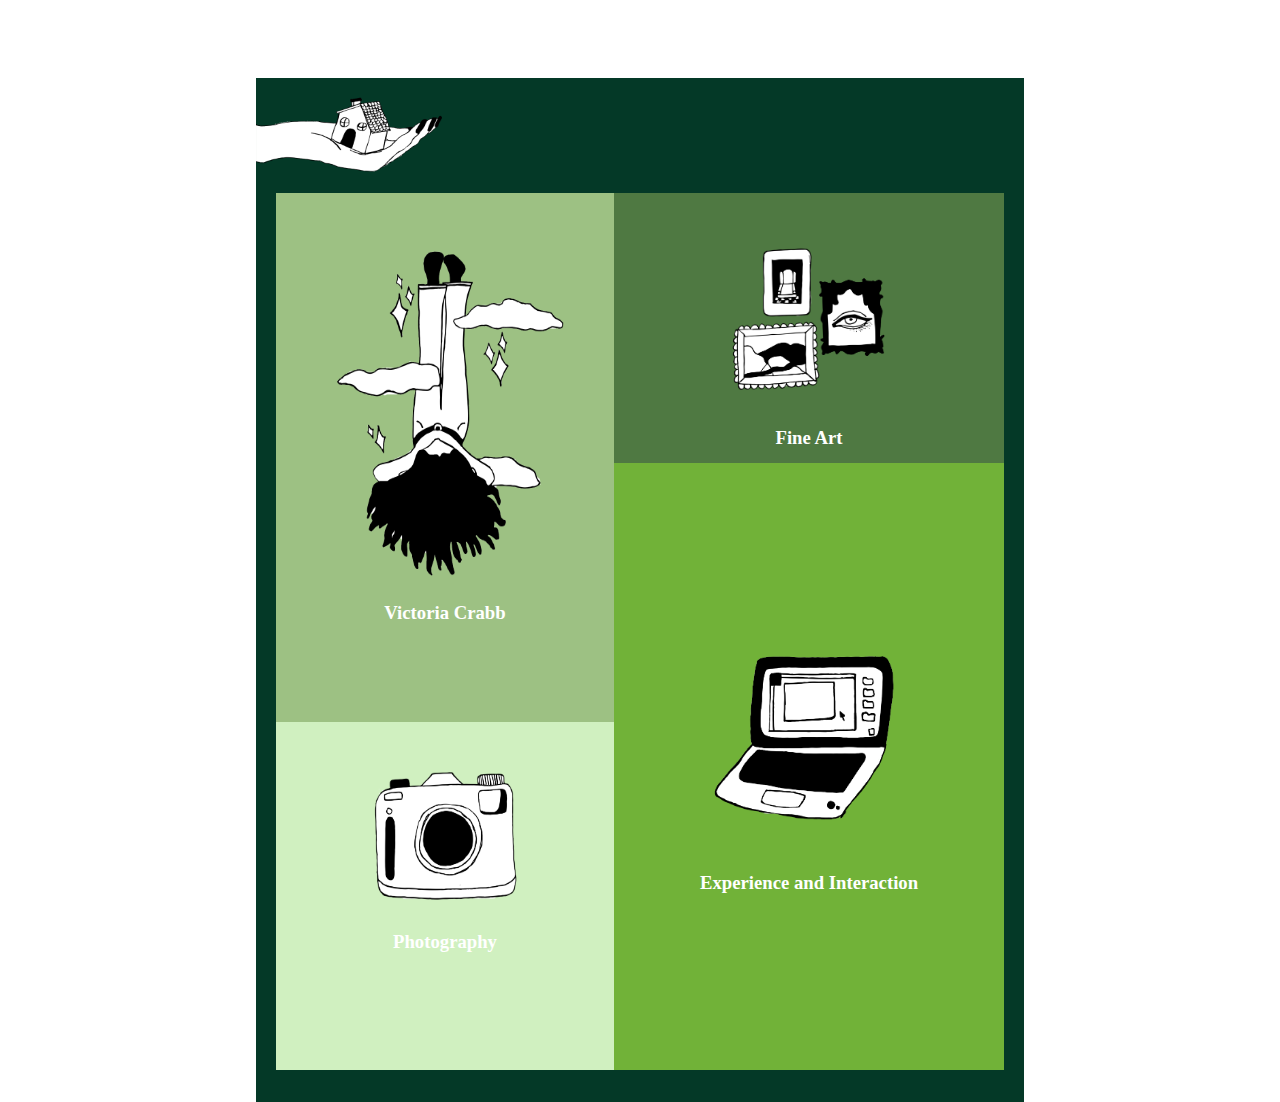
<file: index.html>
<!DOCTYPE html>
<html>
<head>
	<meta charset="utf-8">
	<title>Victoria Crabb</title>
	<link href="index.css" rel="stylesheet" type="text/css">
</head>

<body>
	<div class="container">
		<div class="menu">
			<img src="hand.png" alt="home icon" width="200px" height="100px">
		</div>
		<div id="box1">
			<img src="victoriastars.png" alt="victoria icon"  width="275px" height="350px" class="center">
			<h3>Victoria Crabb</h3>
			</div>

		<div id="box2">
			<img src="pictureframe.png" alt="fine art icon" width="200px" height="175px" class="center">
			<h3>Fine Art</h3>
			</div>
		<div id="box3">
				<a href="victoriamenu1.html">
				<img src="computer.png" alt="computer icon" width="300px" height="250px" class="center2">
				</a>
				<h3>Experience and Interaction</h3>
			</div>
		<div id="box4">
				<img src="camera.png" alt="camera icon" width="175px" height="150px" class="center">
			<h3>Photography</h3>
		</div>

		

	</div>	

</body>
</html>
</file>
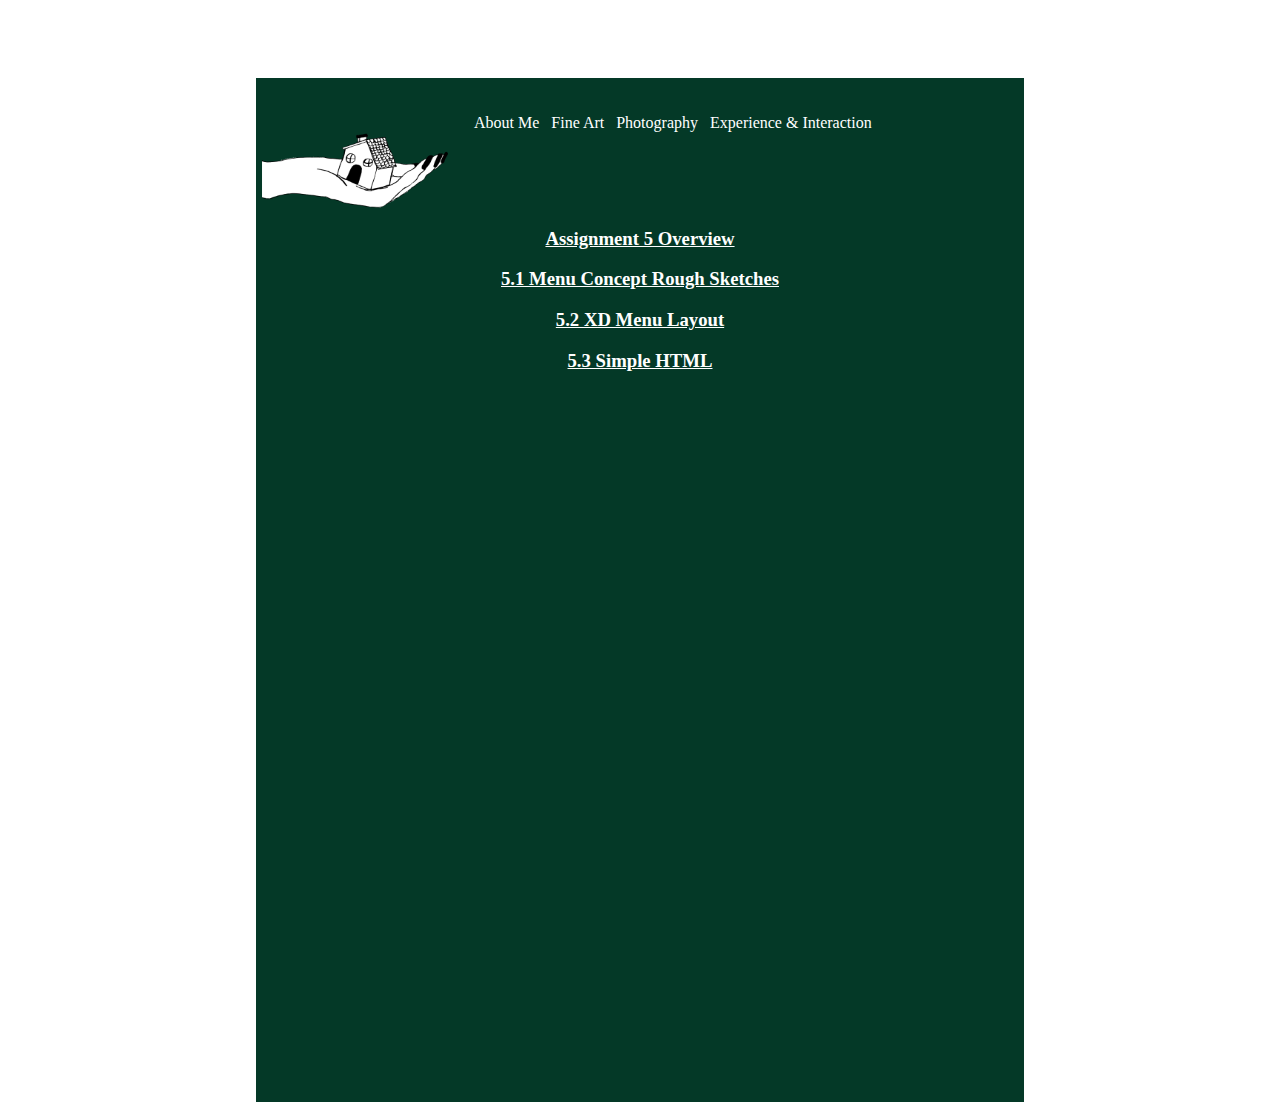
<file: assignment5.html>
<!DOCTYPE html>
<html>
<head>
	<meta charset="utf-8">
	<title>Assignment 5</title>
	<link href="assignment5.css" rel="stylesheet" type="text/css">
</head>

<body>
	<div class="container">
		<div class="menu">
			<ul>
				<li><a href="index.html"><img src="hand.png" alt="home icon" width="200px" height="100px"></a></li>
				<li> About Me </li>
				<li>Fine Art</li>
				<li>Photography</li>
				<a href="victoriamenu1.html"><li>Experience & Interaction</li></a>
			</ul>
		</div>
		<a href="assignment5.pdf"><h3>Assignment 5 Overview</h3></a>
		<a href="menusketches.pdf"><h3>5.1 Menu Concept Rough Sketches</h3></a>
		<a href="https://xd.adobe.com/view/473e8762-7fb1-423e-91dc-454f3f48ee4a-126d/"><h3> 5.2 XD Menu Layout</h3></a>
		<a href="simplehtml.pdf"><h3>5.3 Simple HTML</h3>
</div>	
</body>
</html>
</file>
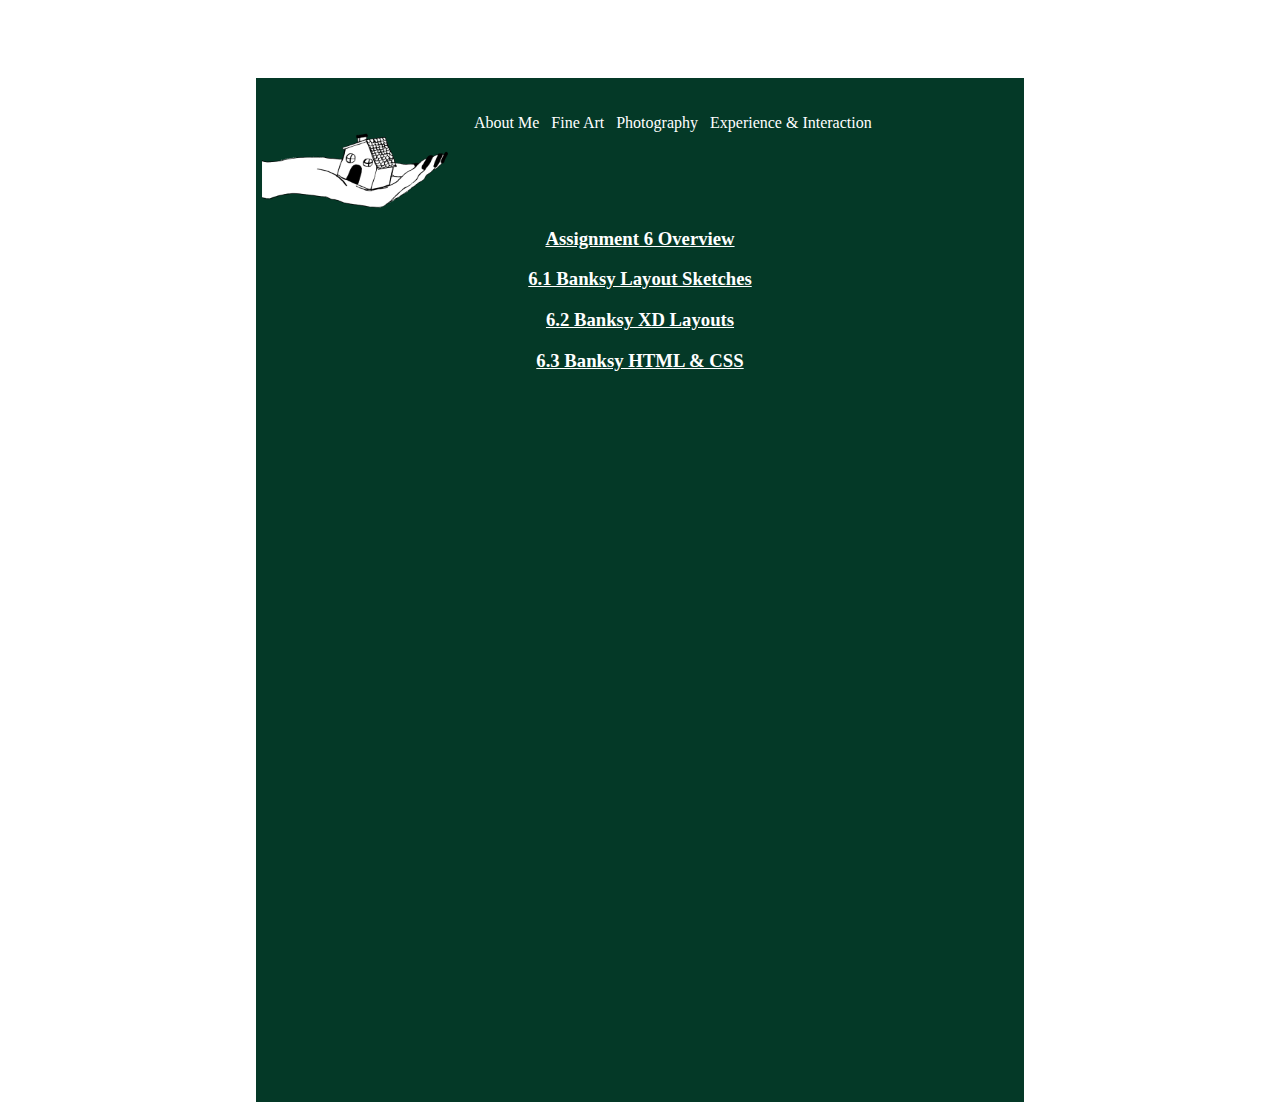
<file: assignment6.html>
<!DOCTYPE html>
<html>
<head>
	<meta charset="utf-8">
	<title>Assignment 5</title>
	<link href="assignment6.css" rel="stylesheet" type="text/css">
</head>

<body>
	<div class="container">
		<div class="menu">
			<ul>
				<li><a href="index.html"><img src="hand.png" alt="home icon" width="200px" height="100px"></a></li>
				<li> About Me </li>
				<li>Fine Art</li>
				<li>Photography</li>
				<a href="victoriamenu1.html"><li>Experience & Interaction</li></a>
			</ul>
		</div>
		<a href="assignment6.pdf"><h3>Assignment 6 Overview</h3></a>
		<a href="assignment6.1.pdf"><h3>6.1 Banksy Layout Sketches</h3></a>
		<a href="https://xd.adobe.com/view/b148c4bc-6be5-4794-8798-60e18e00c57d-e41b/"><h3>6.2 Banksy XD Layouts</h3></a>
		<a href="https://victoriacrabb.github.io/banksy/"><h3> 6.3 Banksy HTML & CSS</h3></a>
</div>	
</body>
</html>
</file>
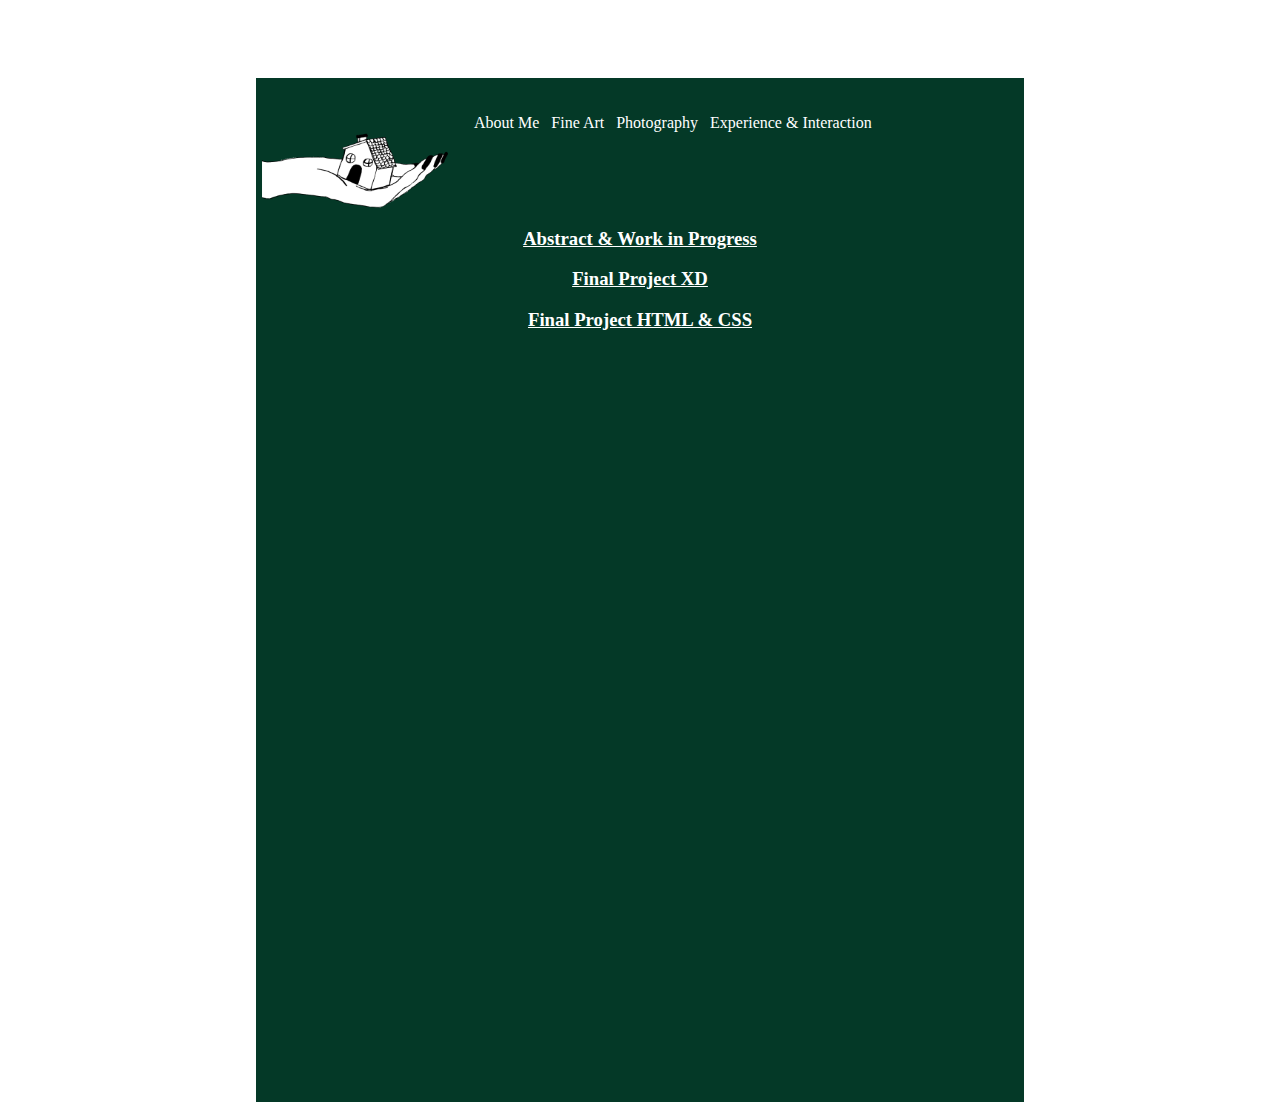
<file: assignment7.html>
<!DOCTYPE html>
<html>
<head>
	<meta charset="utf-8">
	<title>Final Project</title>
	<link href="assignment7.css" rel="stylesheet" type="text/css">
</head>

<body>
	<div class="container">
		<div class="menu">
			<ul>
				<li><a href="index.html"><img src="hand.png" alt="home icon" width="200px" height="100px"></a></li>
				<li> About Me </li>
				<li>Fine Art</li>
				<li>Photography</li>
				<a href="victoriamenu1.html"><li>Experience & Interaction</li></a>
			</ul>
		</div>
		<a href="finalproject.pdf"><h3>Abstract & Work in Progress</h3></a>
		<a href="https://xd.adobe.com/view/22b177c5-69d7-4f51-9125-96e0093570cc-77e2/"><h3>Final Project XD</h3></a>
		<a href="https://victoriacrabb.github.io/haiku/"><h3>Final Project HTML & CSS</h3></a>
</div>	
</body>
</html>
</file>
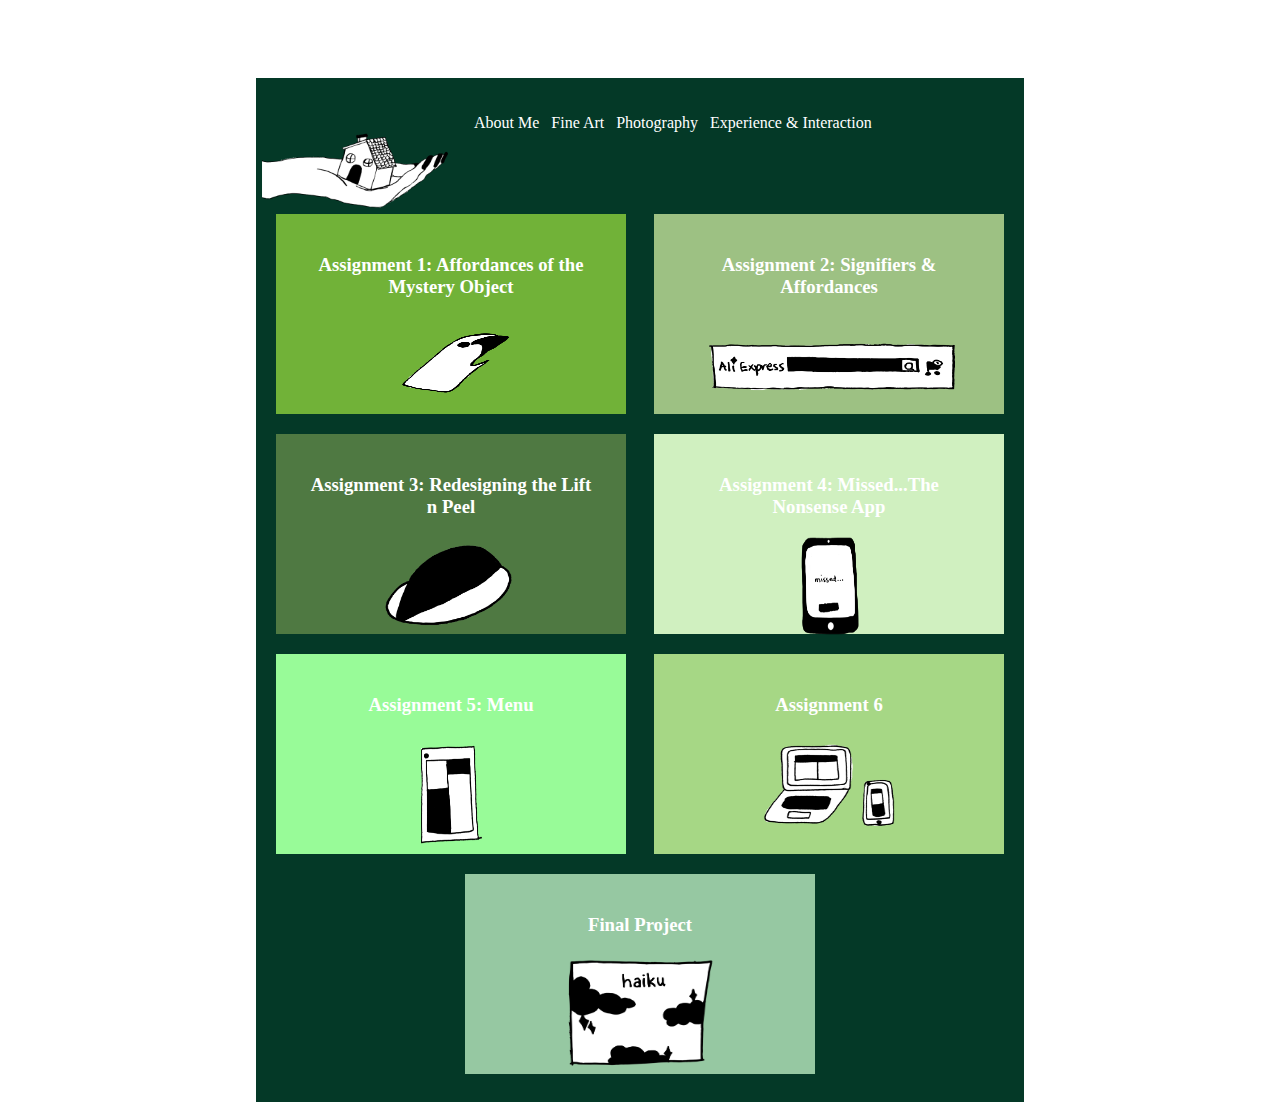
<file: victoriamenu1.html>
<!DOCTYPE html>
<html>
<head>
	<meta charset="utf-8">
	<title>ARTF2223</title>
	<link href="victoriamenu1.css" rel="stylesheet" type="text/css">
</head>

<body>
	<div class="container">
		<div class="menu">
			<ul>
				<li><a href="index.html"><img src="hand.png" alt="home icon" width="200px" height="100px"></a></li>
				<li> About Me </li>
				<li>Fine Art</li>
				<li>Photography</li>
				<li>Experience & Interaction</li></ul>
		</div>
		<div id="box1">
			<h3 class="centertext">Assignment 1: Affordances of the Mystery Object</h3>
			<a href="assignment1.pdf">
			<img src="hook.png" alt="hook icon" width="165px" height="100px" class="center"></a>
			</div>		
	<div id="box2">
		<h3 class="centertext">Assignment 2: Signifiers & Affordances</h3>
		<a href="assignment2.pdf">
			<img src="searchbar.png" alt="aliexpress icon" width="300px" height="100px" class="center"></a>
		</div>
	<div id="box3">
		<h3 class="centertext">Assignment 3: Redesigning the Lift n Peel</h3>
		<a href="assignment3.pdf">
			<img src="seal.png" alt="seal icon" width="220px" height="100px" class="center"></a>
	</div>
	<div id="box4">
		<h3 class="centertext">Assignment 4: Missed...The Nonsense App</h3>
		<a href="assignment4.pdf"> 
			<img src="app.png" alt="app icon" width="75px" height="100px" id="centerapp"></a></div>
	<div id="box5">
		<h3 class="centertext">Assignment 5: Menu</h3>
		<a href="assignment5.html">
			<img src="menu.png" alt="menu icon" width="75px" height="125px" class="center"></a></div>
	<div id="box6">
		<h3 class="centertext"> Assignment 6</h3>
		<a href="assignment6.html">
			<img src="phone.png" alt="web icon" width="150px" height="115px" class="center">
		</a></div>
	<div id="box8">
		<h3 class="centertext">Final Project</h3>
		<a href="assignment7.html"><img src="haiku.png" width="150px" height="115px" class="center"></a>
	</div>
</div>	

</body>
</html>
</file>
<file: index.css>
body {
	width: 768px;
	margin-right: auto;
	margin-left: auto;
}

h3{
	color: white;
	font-family: Georgia;
	text-align: center;
}

.container {
	margin-top: 70px;

	width: 768px; 
	height: 1024px;  
	background-color: #043927;
	padding-left: 0px;
	padding-right:  0px;
	padding-top:  0px;
	padding-bottom:  0px; 
	position: absolute;
}

.menu{
	width: 768px;
	height: 115px;
	color: black;
}

.center{
	display: block;
	margin-top: 40px;
	margin-left: auto;
	margin-right: auto;
}

.center2{
	display: block;
	margin-top: 140px;
	margin-left: auto;
	margin-right: auto;
}

#box1{
	margin-left: 20px; 
	margin-right: 0px;
	margin-bottom: 0px;
	width: 338px; 
	height: 529px;  
	background-color: #9DC183;
	float:left; 

}

#box2{
	margin-left: 0px; 
	margin-right: 20px;
	margin-bottom: 0px;
	width: 390px; 
	height: 270px;  
	background-color: #4F7942;
	float:right; 

}

#box4{
	margin-left: 20px;
	margin-right: 00px;
	margin-top: 0px;
	margin-bottom: 10px;
	width: 338px; 
	height: 348px;  
	position: relative;
	background-color: #D0F0C0;
	float:left;
}

#box3{
	margin-left: 0px; 
	margin-right: 20px;
	margin-top: 0px;
	margin-bottom: 10px;
	width: 390px; 
	height: 607px;  
	background-color: #71B238;
	float:right; 
}
</file>
<file: assignment5.css>
body {
	width: 768px;
	margin-right: auto;
	margin-left: auto;
}

h3{
	color: white;
	font-family: Georgia;
	text-align: center;
}

a{
	color: white;
}

ul{
  list-style-type: none;
  margin-left: 0px;
  padding: 0;
  overflow: hidden;
}

li{
  float: left;
  display: block;
  color: white;
  text-align: center;
  padding: 20px 6px;
}

.container {
	margin-top: 70px;
	width: 768px; 
	height: 1024px;  
	background-color: #043927;
	position: absolute;
}

.menu{
	width: 768px;
	height: 115px;
	color: black;
}

.center{
	display: block;
	margin-left: auto;
	margin-right: auto;
}

#centerapp{
	display: block;
	margin-top: 10px;
	margin-left: auto;
	margin-right: auto;
}

.centertext{
	display: block;
	margin-top: 40px;
	margin-left: 30px;
	margin-right: 30px;
}


}
</file>
<file: assignment6.css>
body {
	width: 768px;
	margin-right: auto;
	margin-left: auto;
}

h3{
	color: white;
	font-family: Georgia;
	text-align: center;
}

a{
	color: white;
}

ul{
  list-style-type: none;
  margin-left: 0px;
  padding: 0;
  overflow: hidden;
}

li{
  float: left;
  display: block;
  color: white;
  text-align: center;
  padding: 20px 6px;
}

.container {
	margin-top: 70px;
	width: 768px; 
	height: 1024px;  
	background-color: #043927;
	position: absolute;
}

.menu{
	width: 768px;
	height: 115px;
	color: black;
}

.center{
	display: block;
	margin-left: auto;
	margin-right: auto;
}

#centerapp{
	display: block;
	margin-top: 10px;
	margin-left: auto;
	margin-right: auto;
}

.centertext{
	display: block;
	margin-top: 40px;
	margin-left: 30px;
	margin-right: 30px;
}


}
</file>
<file: assignment7.css>
body {
	width: 768px;
	margin-right: auto;
	margin-left: auto;
}

h3{
	color: white;
	font-family: Georgia;
	text-align: center;
}

a{
	color: white;
}

ul{
  list-style-type: none;
  margin-left: 0px;
  padding: 0;
  overflow: hidden;
}

li{
  float: left;
  display: block;
  color: white;
  text-align: center;
  padding: 20px 6px;
}

.container {
	margin-top: 70px;
	width: 768px; 
	height: 1024px;  
	background-color: #043927;
	position: absolute;
}

.menu{
	width: 768px;
	height: 115px;
	color: black;
}

.center{
	display: block;
	margin-left: auto;
	margin-right: auto;
}

#centerapp{
	display: block;
	margin-top: 10px;
	margin-left: auto;
	margin-right: auto;
}

.centertext{
	display: block;
	margin-top: 40px;
	margin-left: 30px;
	margin-right: 30px;
}
</file>
<file: victoriamenu1.css>
body {
	width: 768px;
	margin-right: auto;
	margin-left: auto;
}

h3{
	color: white;
	font-family: Georgia;
	text-align: center;
}

a{
	color: white;
}

ul{
  list-style-type: none;
  margin-left: 0px;
  padding: 0;
  overflow: hidden;
}

li{
  float: left;
  display: block;
  color: white;
  text-align: center;
  padding: 20px 6px;
}

.container {
	margin-top: 70px;
	width: 768px; 
	height: 1024px;  
	background-color: #043927;
	position: absolute;
}

.menu{
	width: 768px;
	height: 115px;
	color: black;
}

.center{
	display: block;
	margin-left: auto;
	margin-right: auto;
}

#centerapp{
	display: block;
	margin-top: 10px;
	margin-left: auto;
	margin-right: auto;
}

.centertext{
	display: block;
	margin-top: 40px;
	margin-left: 30px;
	margin-right: 30px;
}

#box1{
	margin-left: 20px; /* pushes away from last element in the HTML. using single value will apply to all four sides*/
	margin-right: 0px;
	margin-bottom: 0px;
	margin-top: 5px;
	width: 350px; 
	height: 200px;  
	background-color: #71B238;
	float:left; 
}

#box2{
	margin-left: 0px; 
	margin-right: 20px;
	margin-bottom: 0px;
	margin-top: 5px;
	width: 350px; 
	height: 200px;  
	background-color: #9DC183;
	float:right; 
}

#box3{
	margin-top: 20px;
	margin-left: 20px; 
	margin-right: 0px;
	margin-bottom: 0px;
	width: 350px; 
	height: 200px;  
	background-color: #4F7942 ;
	float:left; 
}

#box4{
	margin-top: 20px;
	margin-left: 20px; 
	margin-right: 20px;
	margin-bottom: 0px;
	width: 350px; 
	height: 200px;  
	background-color: #D0F0C0;
	float:right; 
}

#box5{
	margin-top: 20px;
	margin-left: 20px; 
	margin-right: 0px;
	margin-bottom: 0px;
	width: 350px; 
	height: 200px;  
	background-color: #98FB98;
	float:left; 
}

#box6{
	margin-top: 20px;
	margin-left: 0px; 
	margin-right: 20px;
	margin-bottom: 0px;
	width: 350px; 
	height: 200px;  
	background-color: #A6D785;
	float:right; 
}
#box8{
	margin-top: 20px;
	margin-left: 209px; 
	margin-right: 209px;
	margin-bottom: 0px;
	width: 350px; 
	height: 200px;  
	background-color: #96C8A2;
	float:right; 
}
}
</file>
